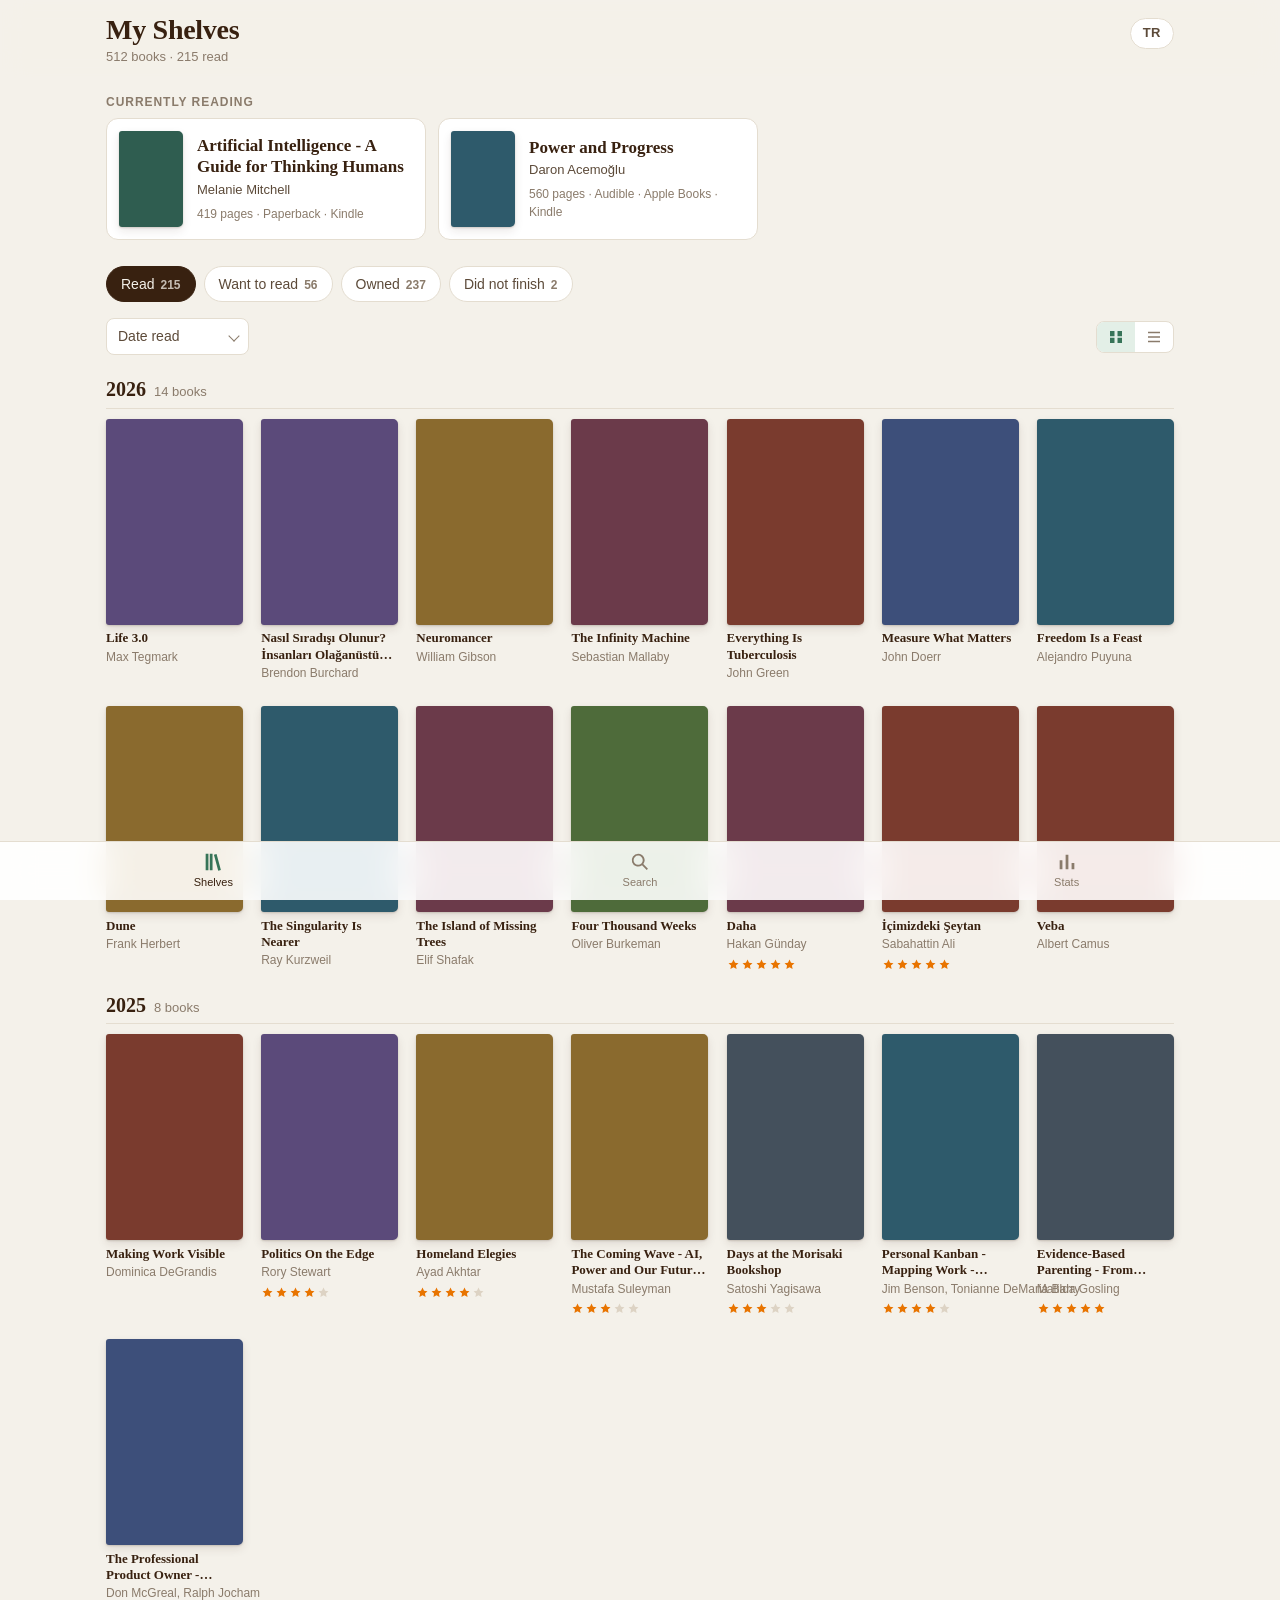
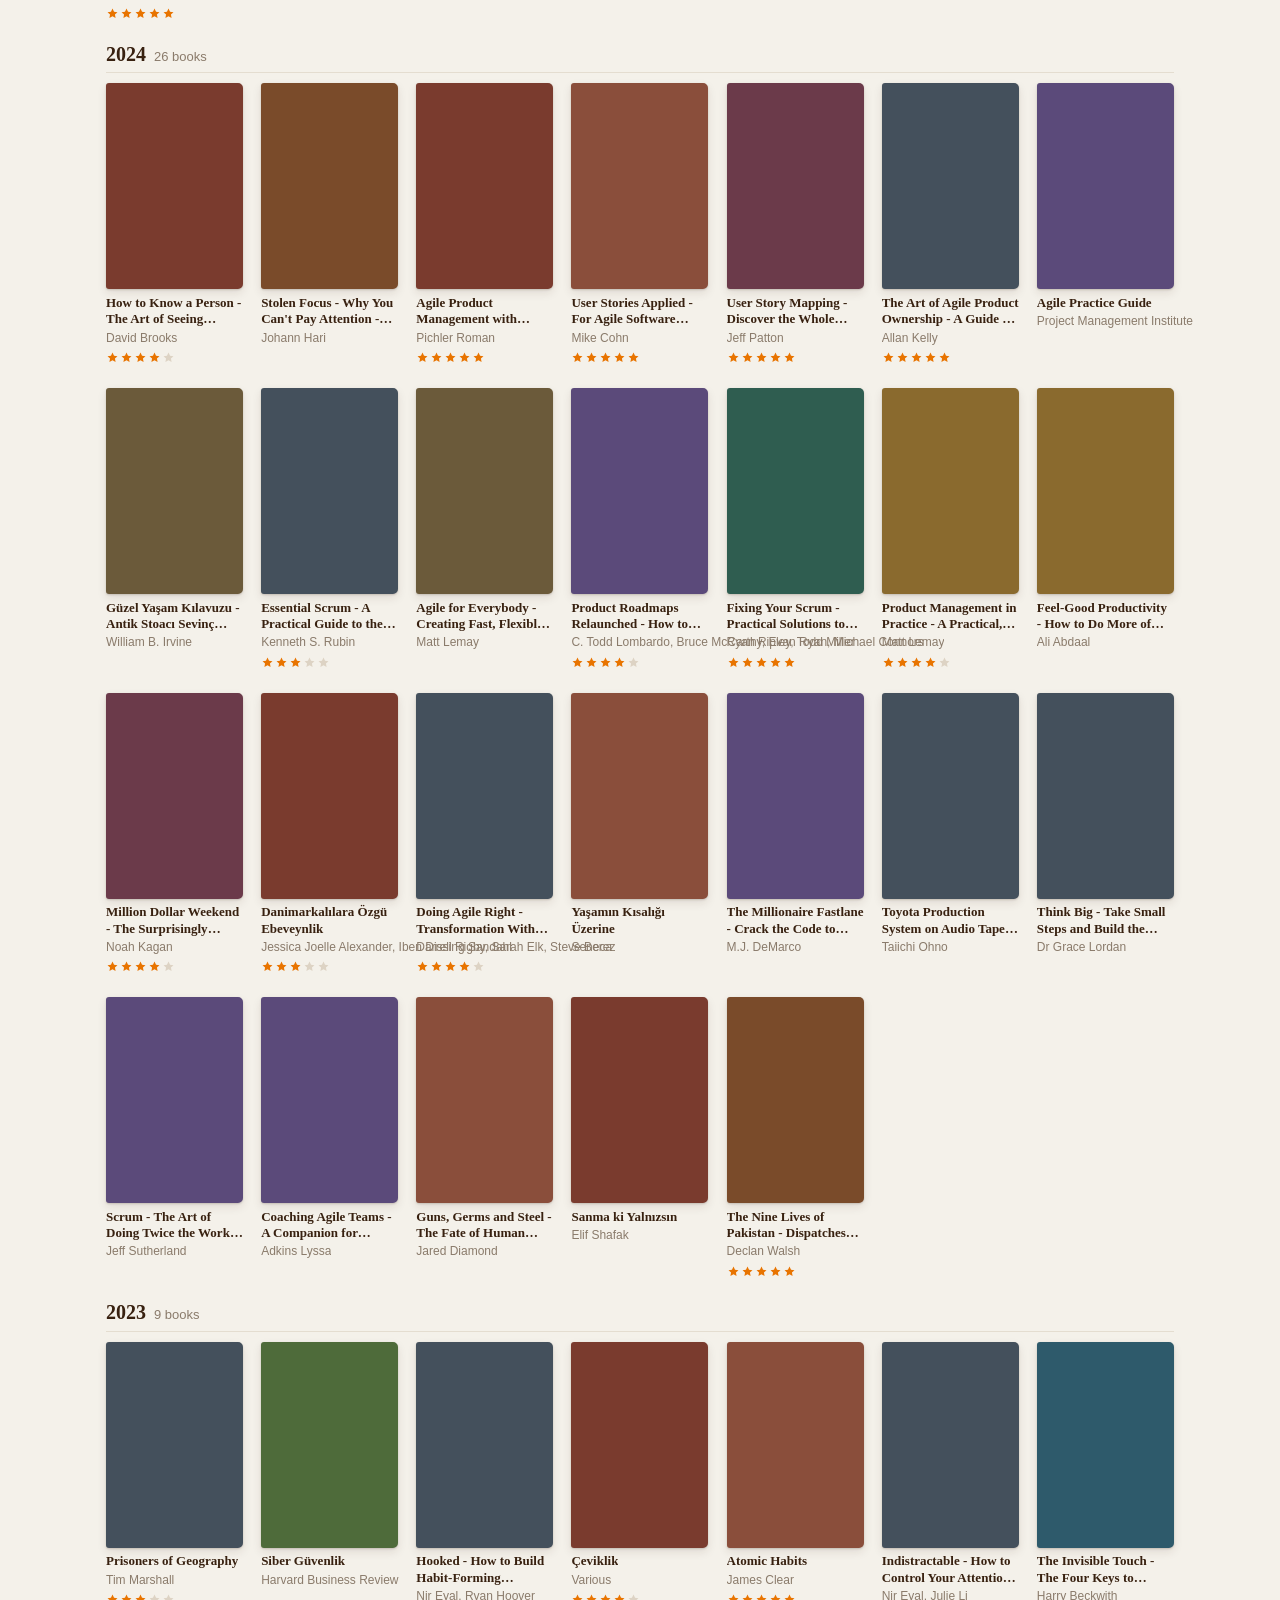
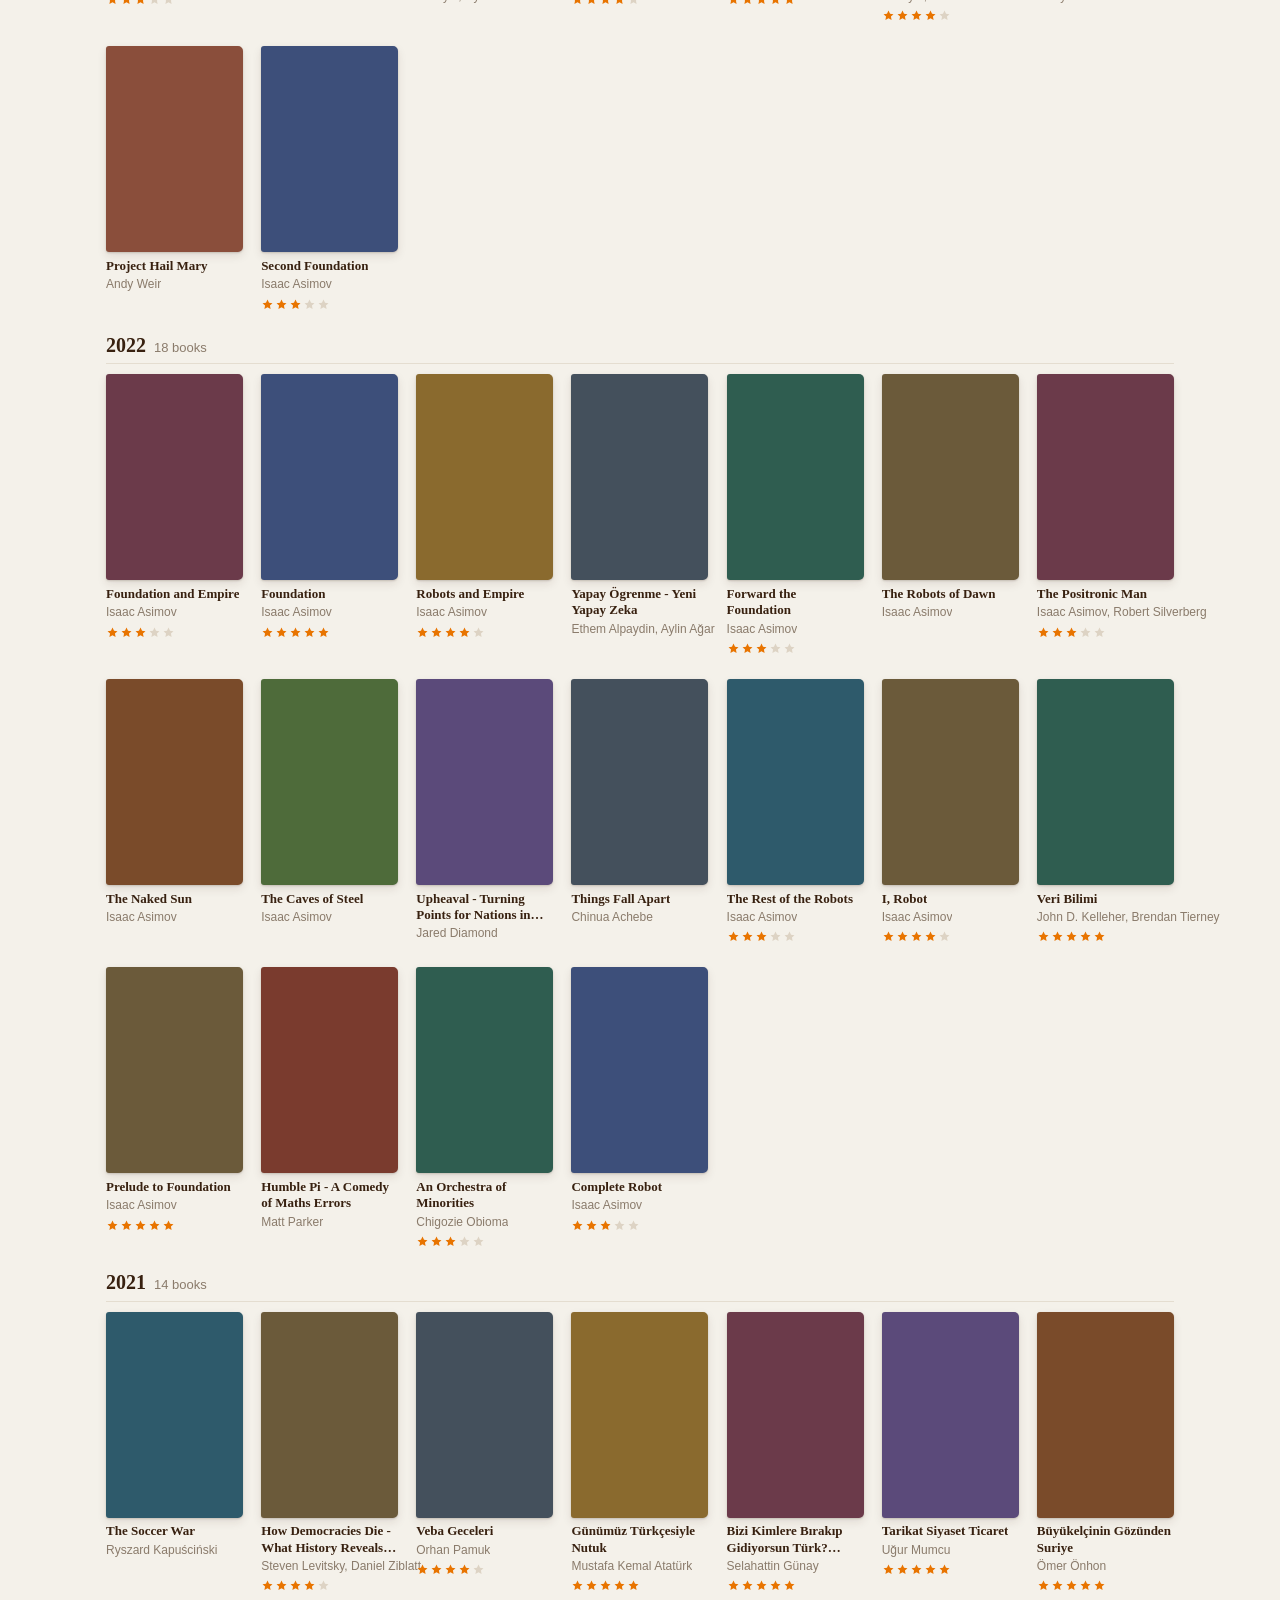
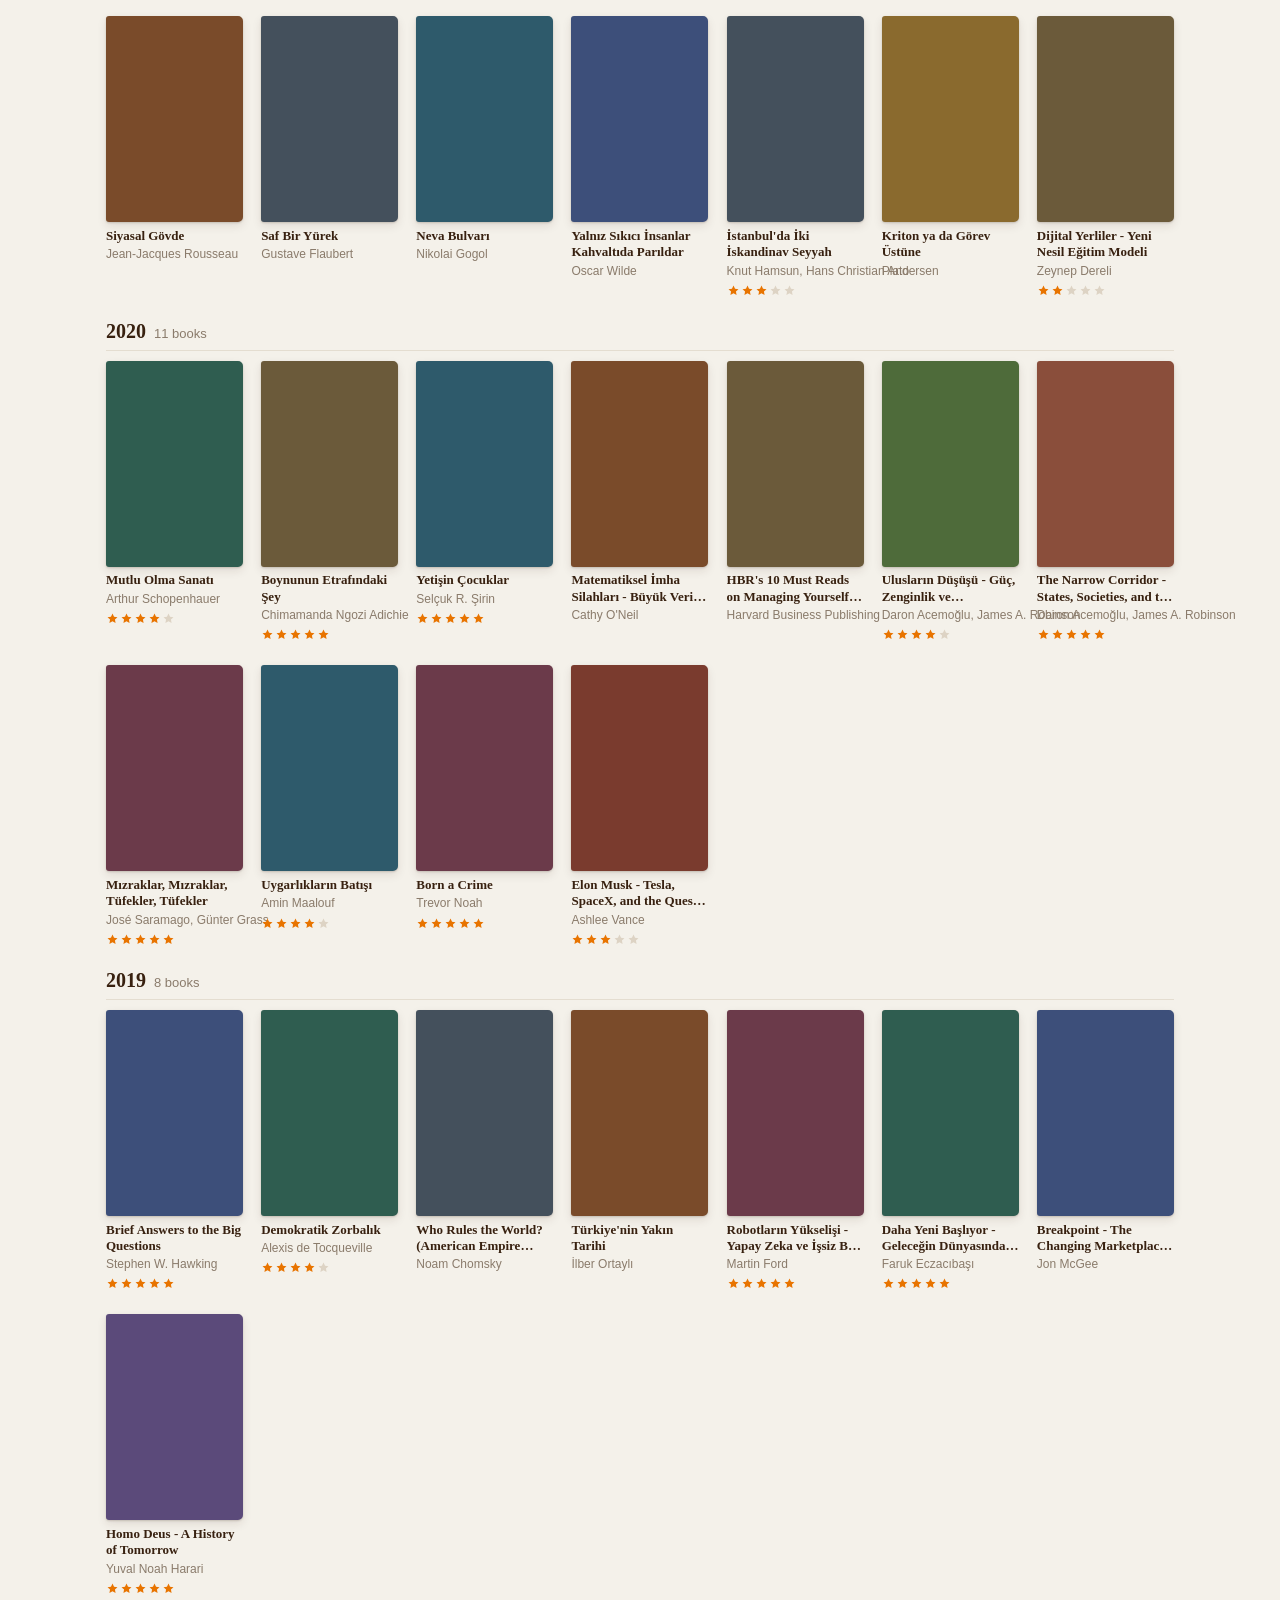
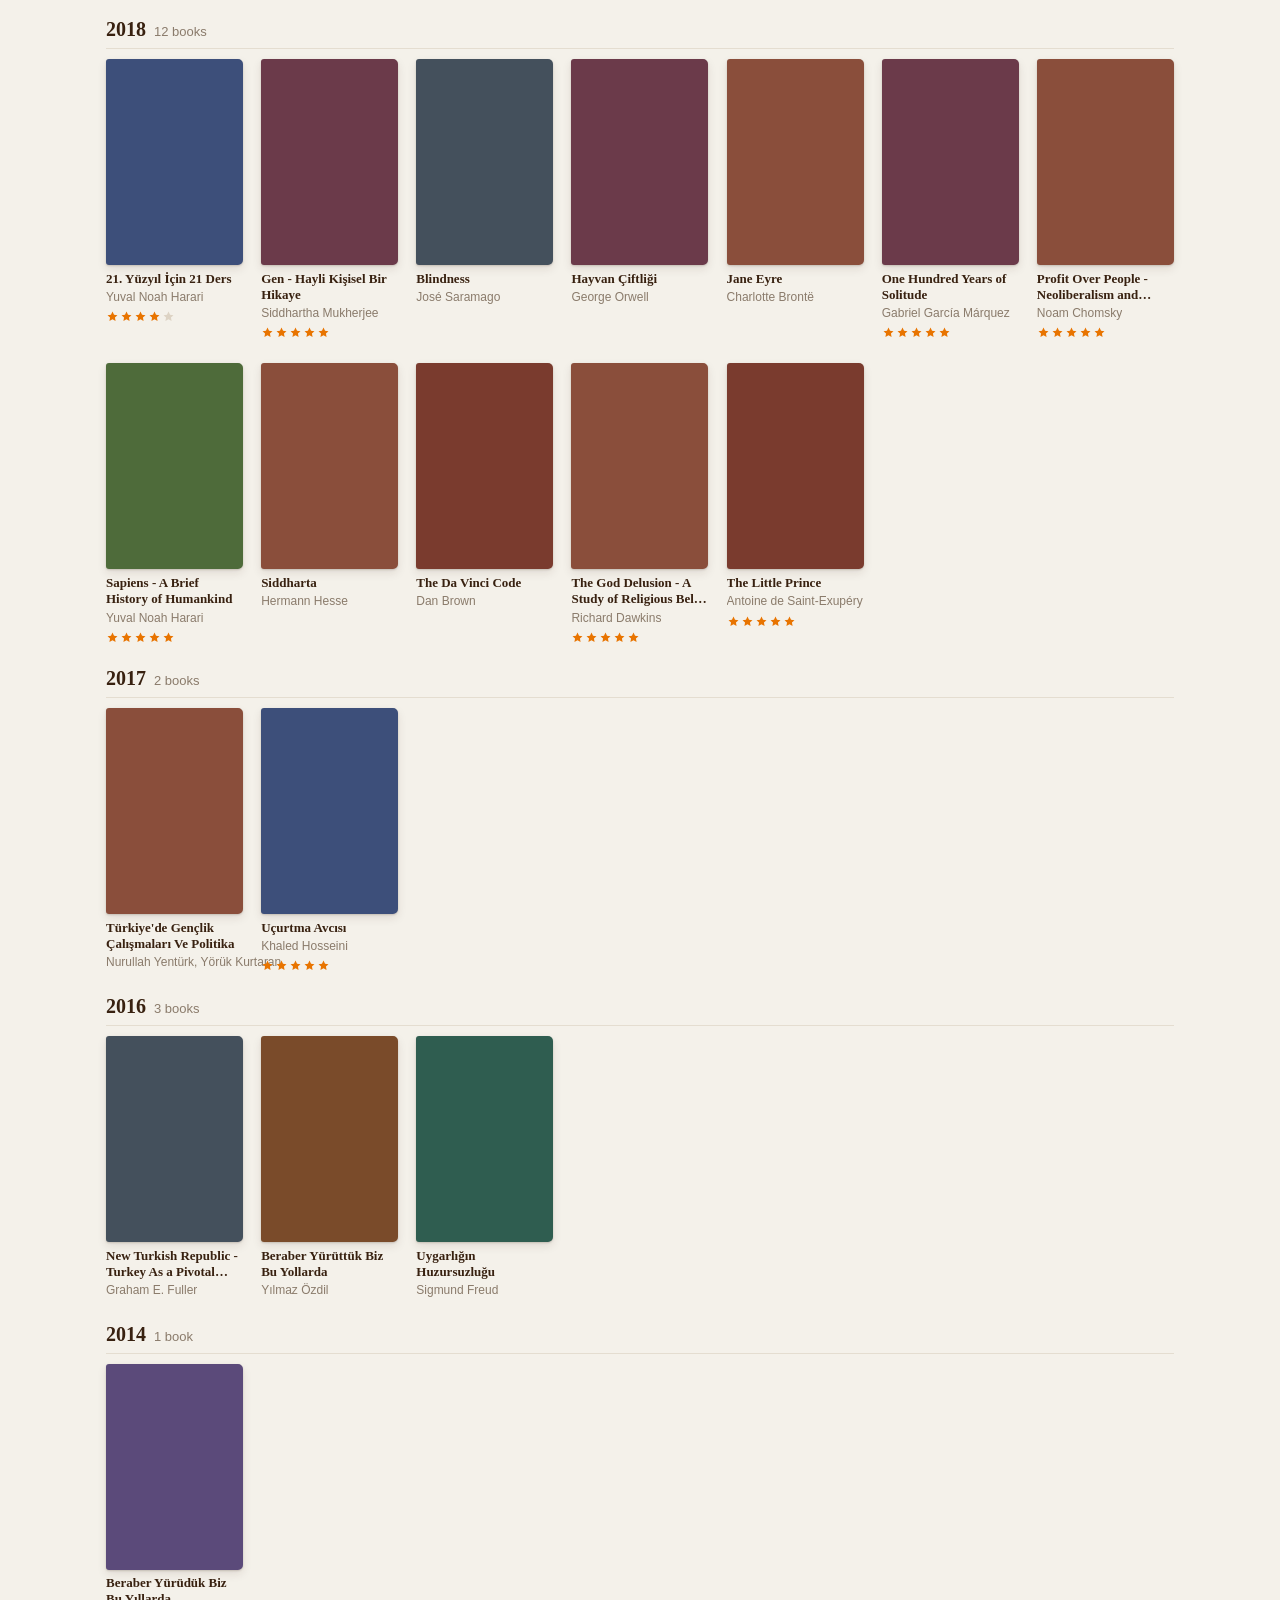
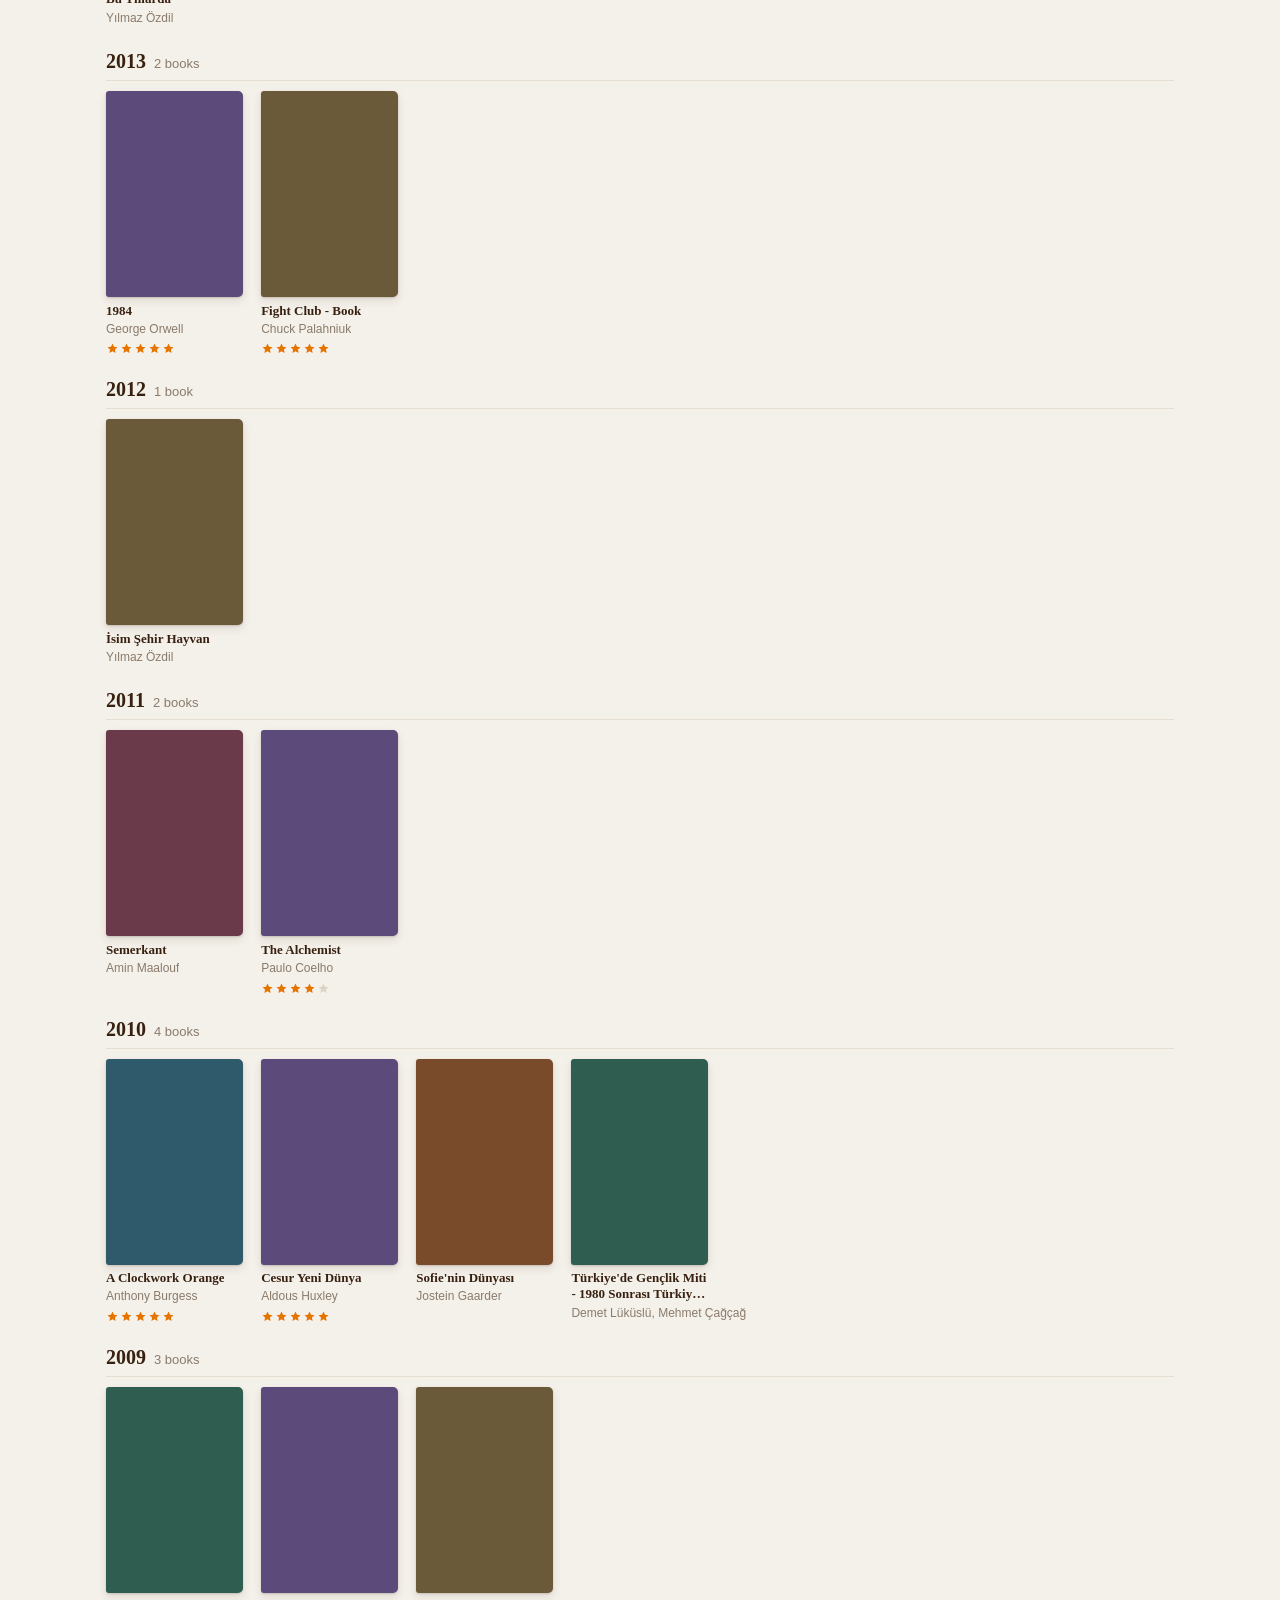
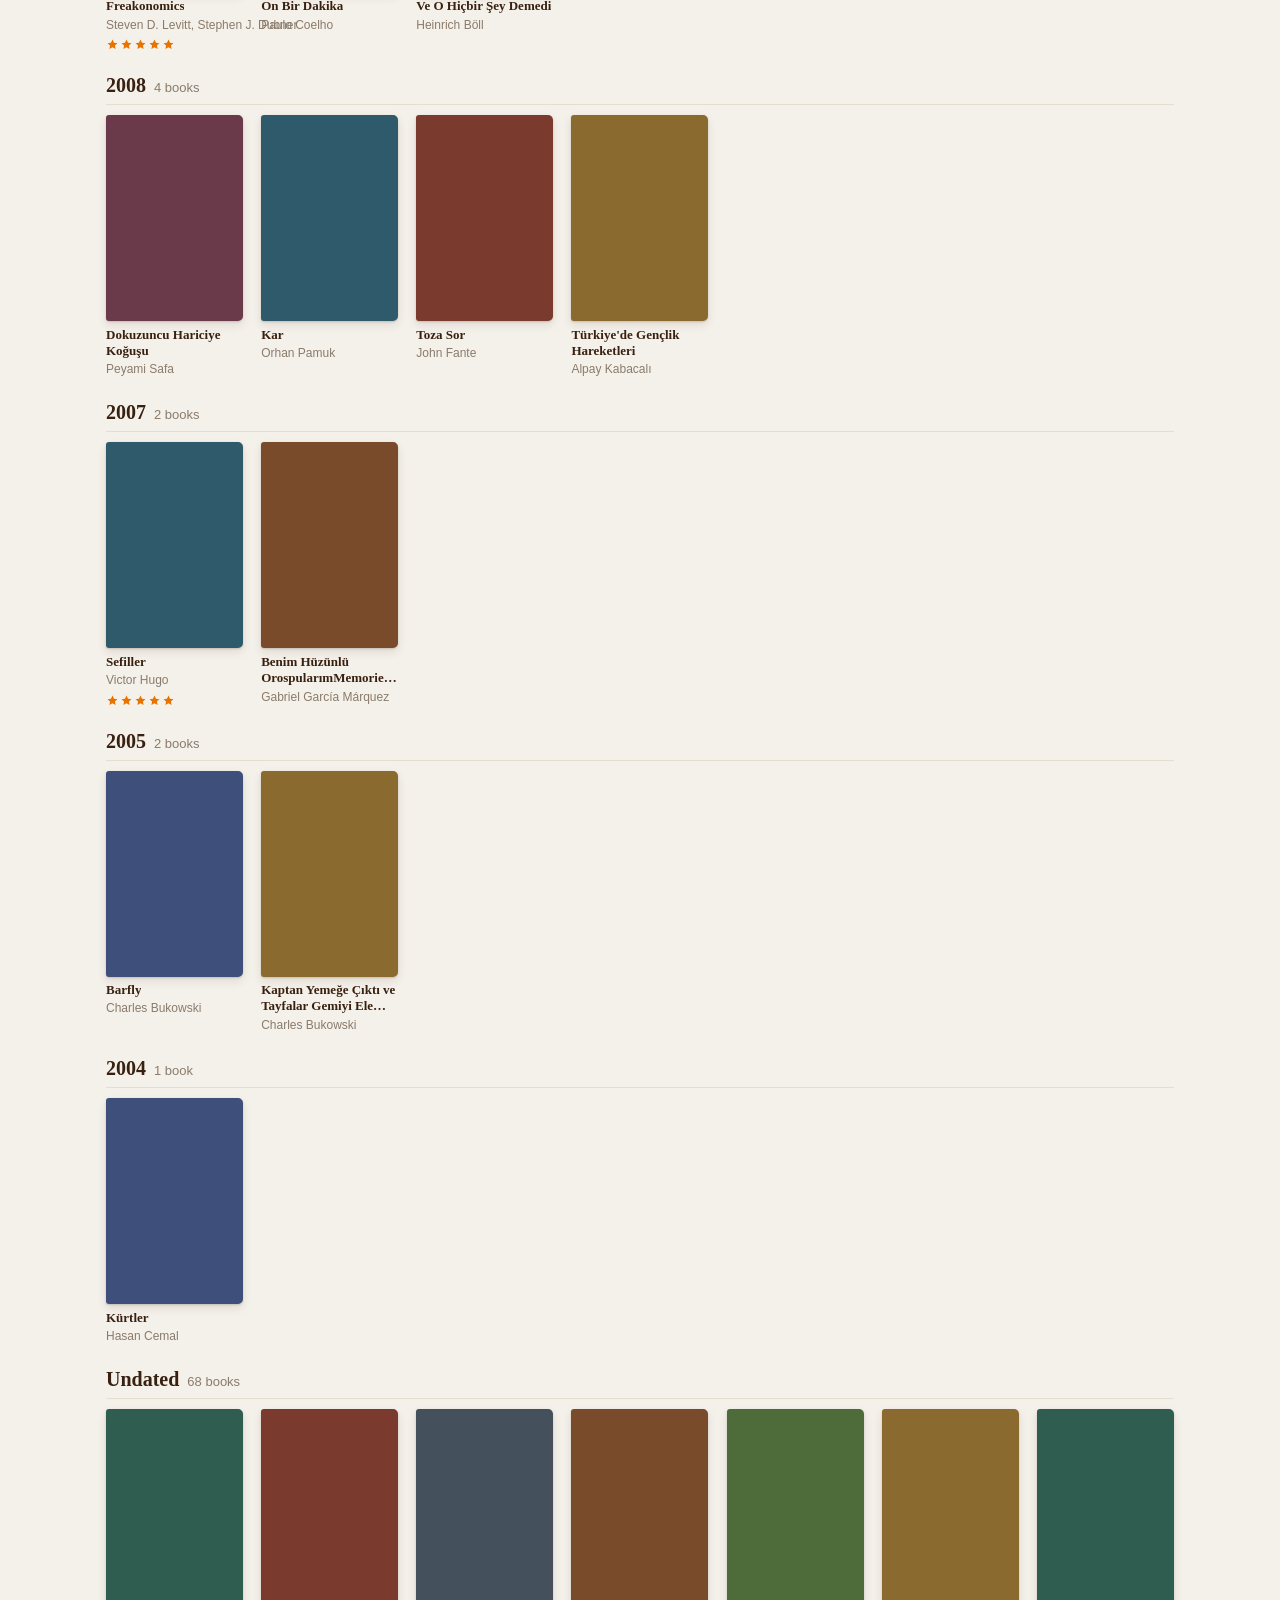
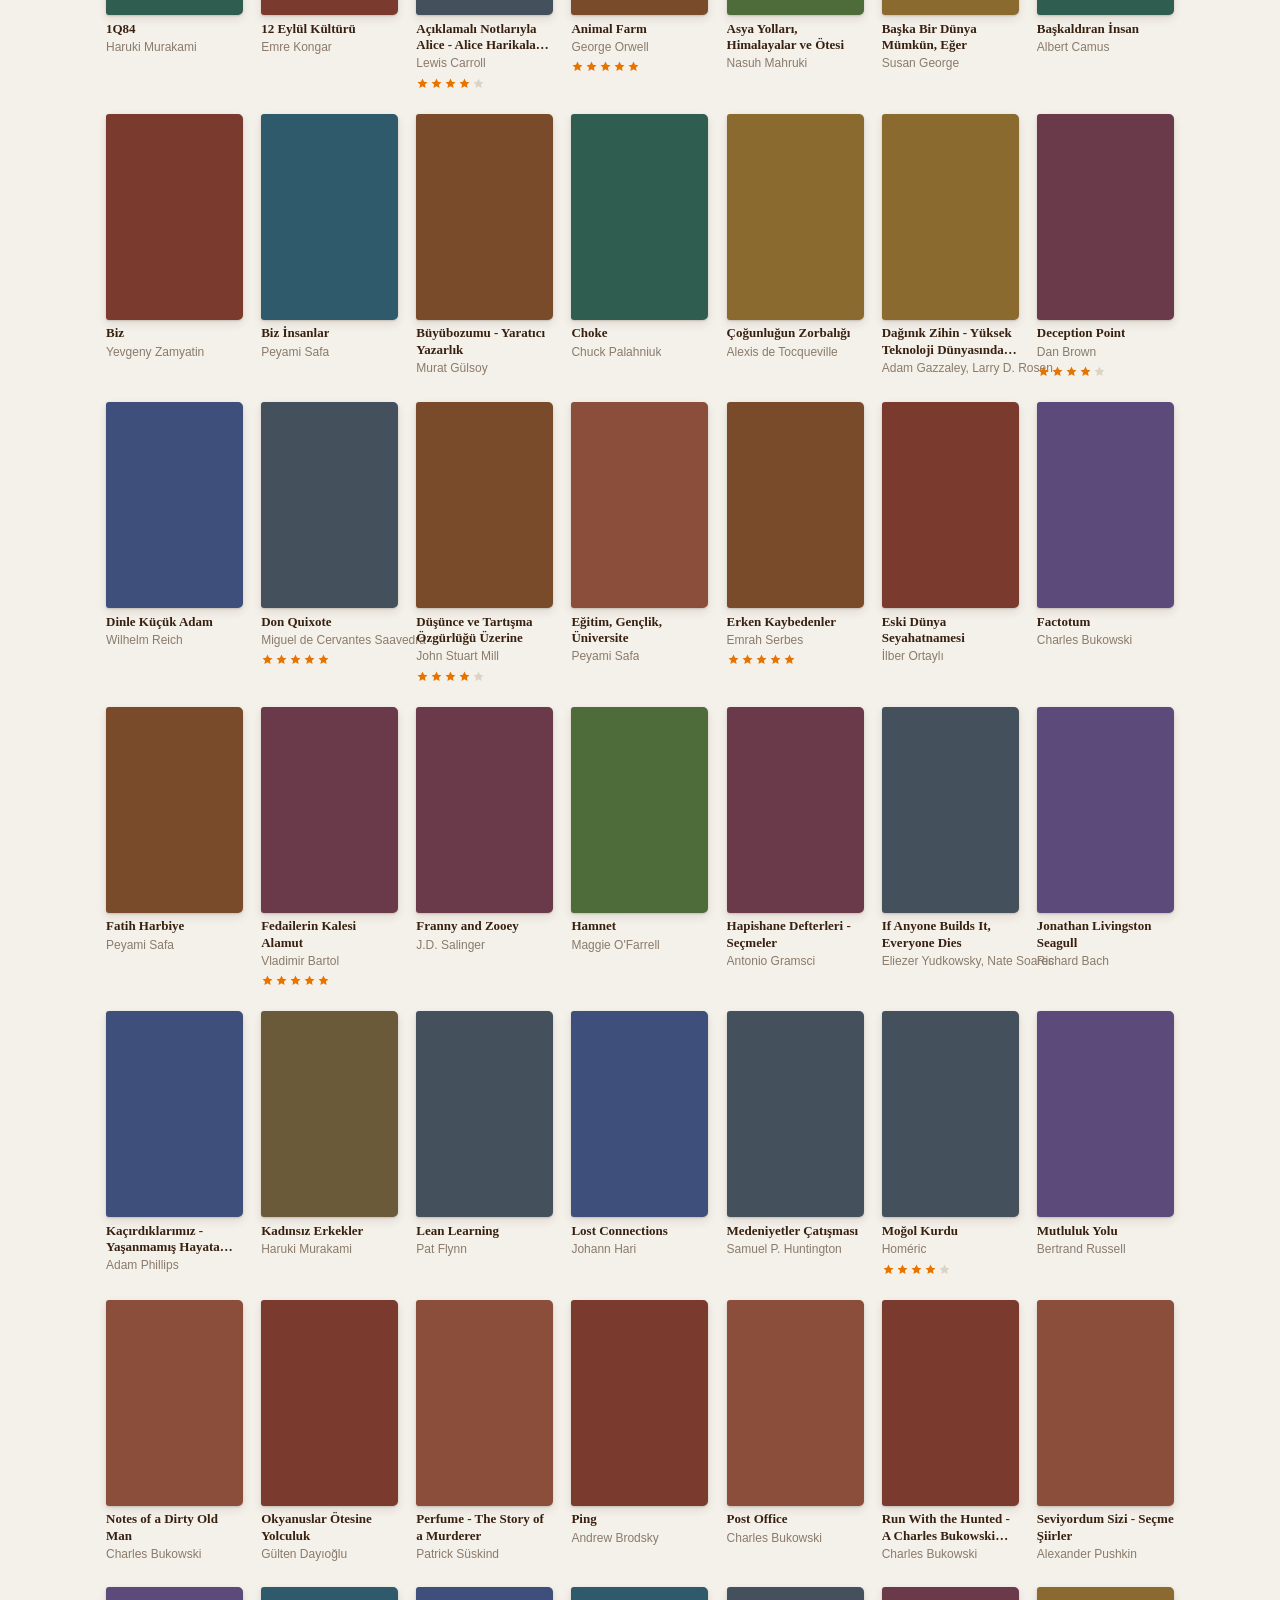
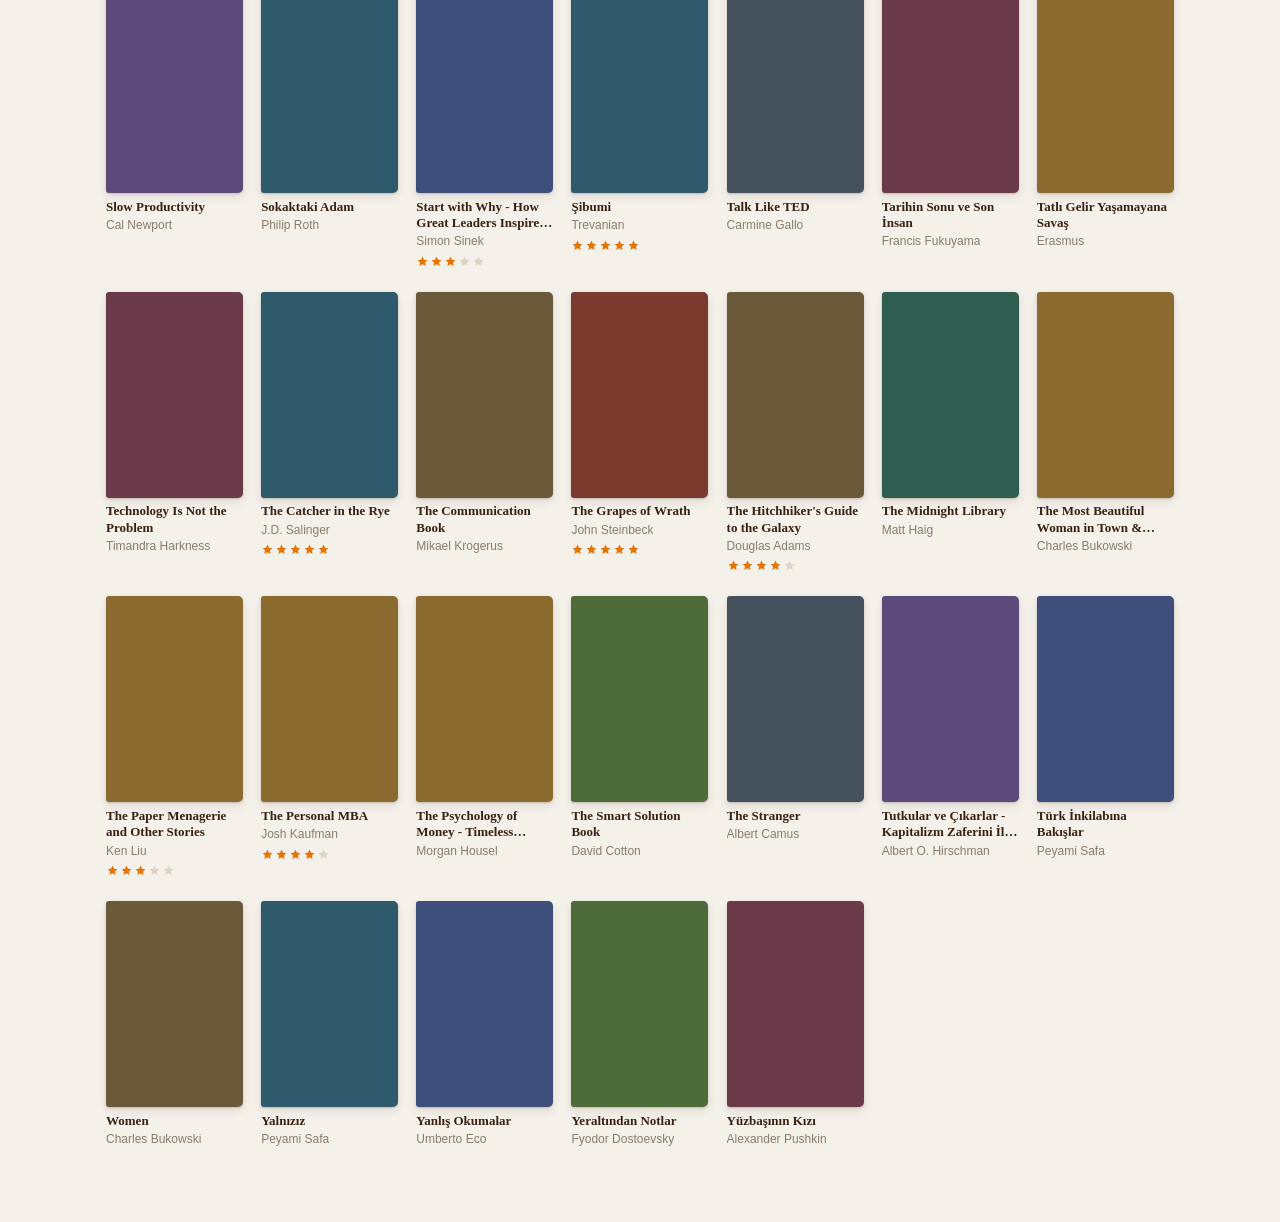
<file: index.html>
<!DOCTYPE html>
<html lang="en">
<head>
<meta charset="UTF-8">
<meta name="viewport" content="width=device-width, initial-scale=1, viewport-fit=cover">
<title>My Library</title>
<meta name="description" content="Emin's personal library: books read, want to read and reading stats.">
<link rel="manifest" href="manifest.webmanifest">
<link rel="icon" type="image/png" href="icons/icon-192.png">
<link rel="apple-touch-icon" href="icons/icon-180.png">
<meta name="theme-color" content="#F4F1EA" media="(prefers-color-scheme: light)">
<meta name="theme-color" content="#17140F" media="(prefers-color-scheme: dark)">
<meta name="mobile-web-app-capable" content="yes">
<meta name="apple-mobile-web-app-capable" content="yes">
<meta name="apple-mobile-web-app-status-bar-style" content="default">
<meta name="apple-mobile-web-app-title" content="My Library">
<link rel="stylesheet" href="styles.css">
</head>
<body>
<header class="topbar">
  <div class="topbar-inner">
    <div>
      <h1 id="view-title">My Shelves</h1>
      <p id="view-sub" class="sub"></p>
    </div>
    <button type="button" id="lang-toggle" class="lang-toggle" aria-label="Türkçe" title="Türkçe">TR</button>
  </div>
</header>

<main>
  <!-- Raflar -->
  <section id="view-shelves" class="view" data-view="shelves">
    <div id="reading-now"></div>
    <nav class="chips" id="shelf-chips" aria-label="Raflar"></nav>
    <div class="toolbar">
      <div class="toolbar-l">
      <label class="select">
        <span class="sr-only">Sort</span>
        <select id="shelf-sort">
          <option value="dateRead">Date read</option>
          <option value="added">Date added</option>
          <option value="title">Title</option>
          <option value="author">Author</option>
          <option value="rating">My rating</option>
          <option value="year">Publication year</option>
          <option value="topic">Topic</option>
        </select>
      </label>
      <label class="select" id="shelf-format-wrap" hidden>
        <span class="sr-only">Format</span>
        <select id="shelf-format"></select>
      </label>
      </div>
      <div class="seg" role="group" aria-label="Görünüm">
        <button type="button" data-layout="grid" aria-label="Kapaklar"><svg viewBox="0 0 24 24"><path d="M4 4h6v7H4zM14 4h6v7h-6zM4 13h6v7H4zM14 13h6v7h-6z"/></svg></button>
        <button type="button" data-layout="list" aria-label="Liste"><svg viewBox="0 0 24 24"><path d="M4 5h16v2H4zM4 11h16v2H4zM4 17h16v2H4z"/></svg></button>
      </div>
    </div>
    <div id="shelf-body"></div>
  </section>

  <!-- Ara -->
  <section id="view-search" class="view" data-view="search" hidden>
    <div class="searchbox">
      <svg viewBox="0 0 24 24" aria-hidden="true"><path d="M10 3a7 7 0 1 0 4.2 12.6l5.1 5.1 1.4-1.4-5.1-5.1A7 7 0 0 0 10 3zm0 2a5 5 0 1 1 0 10 5 5 0 0 1 0-10z"/></svg>
      <input id="q" type="search" placeholder="Search title or author" autocomplete="off" autocorrect="off" spellcheck="false">
    </div>
    <div class="filters">
      <label class="select"><span class="sr-only">Shelf</span><select id="f-status"></select></label>
      <label class="select"><span class="sr-only">Topic</span><select id="f-topic"></select></label>
      <label class="select"><span class="sr-only">Format</span><select id="f-format"></select></label>
      <label class="select"><span class="sr-only">Language</span><select id="f-lang"></select></label>
    </div>
    <p id="search-count" class="count"></p>
    <div id="search-body"></div>
  </section>

  <!-- İstatistik -->
  <section id="view-stats" class="view" data-view="stats" hidden>
    <div id="stats-body"></div>
  </section>
</main>

<nav class="tabbar" aria-label="Bölümler">
  <button type="button" data-tab="shelves" class="active">
    <svg viewBox="0 0 24 24"><path d="M4 3h3v18H4zM8.5 3h3v18h-3zM13 4.2l2.9-.8 4.7 17.4-2.9.8z"/></svg>
    <span data-i18n-tab="shelves">Shelves</span>
  </button>
  <button type="button" data-tab="search">
    <svg viewBox="0 0 24 24"><path d="M10 3a7 7 0 1 0 4.2 12.6l5.1 5.1 1.4-1.4-5.1-5.1A7 7 0 0 0 10 3zm0 2a5 5 0 1 1 0 10 5 5 0 0 1 0-10z"/></svg>
    <span data-i18n-tab="search">Search</span>
  </button>
  <button type="button" data-tab="stats">
    <svg viewBox="0 0 24 24"><path d="M4 20V10h3v10zm6.5 0V4h3v16zM17 20v-7h3v7z"/></svg>
    <span data-i18n-tab="stats">Stats</span>
  </button>
</nav>

<div id="sheet" class="sheet" hidden>
  <div class="sheet-backdrop" data-close></div>
  <article class="sheet-panel" role="dialog" aria-modal="true" aria-labelledby="sheet-title">
    <div class="grabber" data-close></div>
    <button type="button" class="sheet-close" data-close aria-label="Kapat">
      <svg viewBox="0 0 24 24"><path d="M6.4 5 12 10.6 17.6 5 19 6.4 13.4 12l5.6 5.6-1.4 1.4-5.6-5.6L6.4 19 5 17.6l5.6-5.6L5 6.4z"/></svg>
    </button>
    <div id="sheet-body"></div>
  </article>
</div>

<script src="app.js"></script>
</body>
</html>
</file>
<file: styles.css>
:root {
  --bg: #F4F1EA;
  --surface: #FFFFFF;
  --surface-2: #F9F7F3;
  --ink: #382110;
  --ink-2: #5C4A39;
  --muted: #8A7B6B;
  --line: #E4DDD0;
  --accent: #377458;
  --accent-soft: #E3EFE7;
  --star: #E87400;
  --star-off: #DDD3C4;
  --link: #00635D;
  --shadow: 0 1px 2px rgba(56,33,16,.18), 0 4px 10px rgba(56,33,16,.10);
  --serif: "Iowan Old Style", "Palatino Linotype", Palatino, "Book Antiqua", Georgia, serif;
  --sans: -apple-system, BlinkMacSystemFont, "SF Pro Text", "Segoe UI", Roboto, "Helvetica Neue", Arial, sans-serif;
  --tabbar-h: 58px;
  color-scheme: light dark;
}
@media (prefers-color-scheme: dark) {
  :root {
    --bg: #17140F;
    --surface: #221E18;
    --surface-2: #2A251E;
    --ink: #F1E9DA;
    --ink-2: #D4C8B5;
    --muted: #9C8F7E;
    --line: #3A3329;
    --accent: #6CC495;
    --accent-soft: #24372C;
    --star: #F2A33A;
    --star-off: #4A4136;
    --link: #6CC4B8;
    --shadow: 0 1px 2px rgba(0,0,0,.5), 0 4px 12px rgba(0,0,0,.35);
  }
}

* { box-sizing: border-box; }
html { -webkit-text-size-adjust: 100%; }
body {
  margin: 0;
  background: var(--bg);
  color: var(--ink);
  font: 15px/1.45 var(--sans);
  -webkit-font-smoothing: antialiased;
  -webkit-tap-highlight-color: transparent;
  padding-bottom: calc(var(--tabbar-h) + env(safe-area-inset-bottom) + 16px);
  overflow-x: hidden;
}
body.sheet-open { overflow: hidden; }
button, select, input { font: inherit; color: inherit; }
button { cursor: pointer; }
svg { width: 22px; height: 22px; fill: currentColor; }
.sr-only { position: absolute; width: 1px; height: 1px; overflow: hidden; clip: rect(0 0 0 0); white-space: nowrap; }
[hidden] { display: none !important; }

/* Top bar */
.topbar {
  position: sticky; top: 0; z-index: 20;
  background: color-mix(in srgb, var(--bg) 88%, transparent);
  -webkit-backdrop-filter: saturate(160%) blur(14px);
  backdrop-filter: saturate(160%) blur(14px);
  border-bottom: 1px solid transparent;
  padding-top: env(safe-area-inset-top);
}
.topbar.scrolled { border-bottom-color: var(--line); }
.topbar-inner { max-width: 1100px; margin: 0 auto; padding: 14px 16px 10px; display: flex; justify-content: space-between; align-items: flex-start; gap: 12px; }
.lang-toggle { flex: none; margin-top: 4px; border: 1px solid var(--line); background: var(--surface); color: var(--ink-2); border-radius: 999px; padding: 5px 12px; font-size: 13px; font-weight: 600; letter-spacing: .04em; }
.topbar h1 { font: 700 28px/1.15 var(--serif); margin: 0; letter-spacing: -.01em; }
.sub { margin: 2px 0 0; color: var(--muted); font-size: 13px; }

main { max-width: 1100px; margin: 0 auto; padding: 0 16px; }

/* Currently reading */
.reading-now { margin: 6px 0 18px; }
.section-label {
  font: 600 12px/1 var(--sans); letter-spacing: .08em; text-transform: uppercase;
  color: var(--muted); margin: 18px 0 10px;
}
.reading-cards { display: flex; gap: 12px; overflow-x: auto; scroll-snap-type: x mandatory; padding-bottom: 4px; margin: 0 -16px; padding-left: 16px; padding-right: 16px; scrollbar-width: none; }
.reading-cards::-webkit-scrollbar { display: none; }
.reading-card {
  flex: 0 0 min(320px, 86%); scroll-snap-align: start;
  display: flex; gap: 14px; align-items: center; text-align: left;
  background: var(--surface); border: 1px solid var(--line); border-radius: 12px; padding: 12px;
}
.reading-card .cover { width: 64px; flex: none; }
.reading-card h3 { font: 600 17px/1.25 var(--serif); margin: 0 0 3px; }
.reading-card p { margin: 0; color: var(--ink-2); font-size: 13px; }
.reading-card .meta { color: var(--muted); font-size: 12px; margin-top: 6px; }

/* Chips */
.chips { display: flex; gap: 8px; overflow-x: auto; margin: 4px -16px 0; padding: 4px 16px 6px; scrollbar-width: none; }
.chips::-webkit-scrollbar { display: none; }
.chip {
  flex: none; border: 1px solid var(--line); background: var(--surface);
  border-radius: 999px; padding: 7px 14px; font-size: 14px; font-weight: 500; color: var(--ink-2);
  display: inline-flex; gap: 6px; align-items: baseline; white-space: nowrap;
}
.chip b { font-weight: 600; color: var(--muted); font-size: 12px; }
.chip.active { background: var(--ink); color: var(--bg); border-color: var(--ink); }
.chip.active b { color: inherit; opacity: .75; }

/* Toolbar */
.toolbar { display: flex; justify-content: space-between; align-items: center; gap: 10px; margin: 10px 0 6px; }
.toolbar-l { display: flex; gap: 8px; min-width: 0; flex-wrap: wrap; }
.select[hidden] { display: none; }
.select { position: relative; display: inline-flex; min-width: 0; }
.select select {
  appearance: none; -webkit-appearance: none;
  border: 1px solid var(--line); background: var(--surface); border-radius: 8px;
  padding: 7px 30px 7px 11px; font-size: 14px; color: var(--ink-2); max-width: 100%;
  text-overflow: ellipsis;
}
.select::after {
  content: ""; position: absolute; right: 11px; top: 50%; width: 7px; height: 7px; margin-top: -5px;
  border-right: 1.6px solid var(--muted); border-bottom: 1.6px solid var(--muted); transform: rotate(45deg); pointer-events: none;
}
.seg { display: inline-flex; border: 1px solid var(--line); border-radius: 8px; overflow: hidden; background: var(--surface); }
.seg button { border: 0; background: none; padding: 6px 10px; color: var(--muted); display: grid; place-items: center; }
.seg button svg { width: 18px; height: 18px; }
.seg button.active { background: var(--accent-soft); color: var(--accent); }

/* Year group */
.group-h { display: flex; align-items: baseline; gap: 8px; margin: 22px 0 10px; border-bottom: 1px solid var(--line); padding-bottom: 6px; }
.group-h h2 { font: 700 20px/1.2 var(--serif); margin: 0; }
.group-h span { color: var(--muted); font-size: 13px; }

/* Grid */
.grid {
  display: grid; gap: 18px 12px;
  grid-template-columns: repeat(auto-fill, minmax(96px, 1fr));
}
@media (min-width: 700px) { .grid { grid-template-columns: repeat(auto-fill, minmax(124px, 1fr)); gap: 24px 18px; } }
.tile { border: 0; background: none; padding: 0; text-align: left; display: flex; flex-direction: column; gap: 6px; min-width: 0; }
.tile .t { font: 600 13px/1.25 var(--serif); color: var(--ink); display: -webkit-box; -webkit-line-clamp: 2; -webkit-box-orient: vertical; overflow: hidden; }
.tile .a { font-size: 12px; color: var(--muted); white-space: nowrap; overflow: hidden; text-overflow: ellipsis; margin-top: -4px; }
.tile .stars { margin-top: -2px; }

/* Cover */
.cover {
  position: relative; width: 100%; aspect-ratio: 2 / 3; border-radius: 3px 5px 5px 3px;
  overflow: hidden; box-shadow: var(--shadow); background: var(--c, #6b5a48);
  content-visibility: auto; contain-intrinsic-size: 96px 144px;
}
.cover .gen {
  position: absolute; inset: 0; padding: 12% 10% 10% 16%; display: flex; flex-direction: column; justify-content: space-between;
  color: #FFF8EC; background:
    linear-gradient(90deg, rgba(0,0,0,.28) 0, rgba(0,0,0,.08) 7%, rgba(255,255,255,.08) 8%, transparent 12%),
    linear-gradient(180deg, rgba(255,255,255,.06), rgba(0,0,0,.18));
}
.cover .gen .gt { font: 600 clamp(10px, 1.05em, 16px)/1.15 var(--serif); overflow: hidden; display: -webkit-box; -webkit-line-clamp: 5; -webkit-box-orient: vertical; word-break: break-word; hyphens: auto; }
.cover .gen .ga { font: 500 .78em/1.2 var(--sans); opacity: .82; overflow: hidden; display: -webkit-box; -webkit-line-clamp: 2; -webkit-box-orient: vertical; }
.cover .gen::after { content: ""; position: absolute; left: 16%; right: 10%; top: 50%; height: 1px; background: rgba(255,248,236,.35); }
.cover img { position: absolute; inset: 0; width: 100%; height: 100%; object-fit: cover; opacity: 0; transition: opacity .25s; }
.cover img.ok { opacity: 1; }
.cover .gen { font-size: 12px; }
.sheet .cover .gen { font-size: 14px; }
.reading-card .cover .gen { font-size: 8px; }
.reading-card .cover .gen::after { display: none; }
.row .cover .gen { font-size: 7px; }
.row .cover .gen .ga, .row .cover .gen::after { display: none; }

/* Stars */
.stars { display: inline-flex; gap: 1px; vertical-align: middle; }
.stars svg { width: 13px; height: 13px; fill: var(--star-off); }
.stars svg.on { fill: var(--star); }
.stars.lg svg { width: 22px; height: 22px; }

/* List rows */
.list { display: flex; flex-direction: column; }
.row {
  display: grid; grid-template-columns: 52px 1fr; gap: 12px; align-items: start; text-align: left;
  border: 0; border-bottom: 1px solid var(--line); background: none; padding: 12px 0; width: 100%;
}
.row .cover { width: 52px; }
.row h3 { font: 600 16px/1.25 var(--serif); margin: 0 0 2px; color: var(--ink); }
.row .by { color: var(--ink-2); font-size: 13px; }
.row .line { display: flex; flex-wrap: wrap; gap: 4px 10px; align-items: center; margin-top: 5px; color: var(--muted); font-size: 12px; }
.pill { display: inline-block; font-size: 11px; font-weight: 600; letter-spacing: .02em; border-radius: 4px; padding: 2px 6px; background: var(--surface-2); color: var(--ink-2); border: 1px solid var(--line); }
.pill.read { background: var(--accent-soft); color: var(--accent); border-color: transparent; }

/* Search */
.searchbox { display: flex; align-items: center; gap: 8px; background: var(--surface); border: 1px solid var(--line); border-radius: 10px; padding: 0 12px; margin: 6px 0 10px; }
.searchbox svg { width: 18px; height: 18px; fill: var(--muted); flex: none; }
.searchbox input { border: 0; outline: 0; background: none; padding: 11px 0; width: 100%; font-size: 16px; }
.filters { display: grid; grid-template-columns: 1fr 1fr; gap: 8px; }
.filters .select select { width: 100%; }
.filters .select { width: 100%; }
@media (min-width: 700px) { .filters { grid-template-columns: repeat(4, 1fr); } }
.count { color: var(--muted); font-size: 13px; margin: 12px 0 0; }
.empty { text-align: center; color: var(--muted); padding: 48px 0; }

/* Stats */
.kpis { display: grid; grid-template-columns: repeat(2, 1fr); gap: 10px; margin-top: 8px; }
@media (min-width: 700px) { .kpis { grid-template-columns: repeat(4, 1fr); } }
.kpi { background: var(--surface); border: 1px solid var(--line); border-radius: 12px; padding: 14px; }
.kpi .v { font: 700 28px/1.1 var(--serif); }
.kpi .l { color: var(--muted); font-size: 12px; margin-top: 4px; }
.card { background: var(--surface); border: 1px solid var(--line); border-radius: 12px; padding: 14px 14px 10px; margin-top: 12px; }
.card h2 { font: 700 18px/1.2 var(--serif); margin: 0 0 12px; }
.card .note { color: var(--muted); font-size: 12px; margin: -6px 0 12px; }
.bars { display: flex; flex-direction: column; gap: 7px; }
.bar { display: grid; grid-template-columns: minmax(70px, 38%) 1fr 34px; align-items: center; gap: 10px; font-size: 13px; border: 0; background: none; padding: 0; text-align: left; }
.bar .k { color: var(--ink-2); white-space: nowrap; overflow: hidden; text-overflow: ellipsis; }
.bar .track { height: 10px; background: var(--surface-2); border-radius: 5px; overflow: hidden; }
.bar .track, .bar .fill { display: block; }
.bar .fill { height: 100%; background: var(--accent); border-radius: 5px; }
.bar .n { color: var(--muted); text-align: right; font-variant-numeric: tabular-nums; }
.years { display: flex; align-items: flex-end; gap: 4px; height: 150px; padding-top: 18px; }
.years .y { flex: 1 1 0; min-width: 0; display: flex; flex-direction: column; align-items: center; justify-content: flex-end; height: 100%; gap: 4px; font-size: 11px; color: var(--muted); border: 0; background: none; padding: 0; }
.years .col { width: 100%; max-width: 30px; background: var(--accent); border-radius: 4px 4px 0 0; min-height: 2px; position: relative; }
.years .col span { position: absolute; top: -16px; left: 50%; transform: translateX(-50%); color: var(--ink-2); font-weight: 600; }
.split { display: flex; height: 12px; border-radius: 6px; overflow: hidden; margin-bottom: 8px; }
.split i:nth-child(1) { background: var(--accent); }
.split i:nth-child(2) { background: var(--star); }
.legend { display: flex; gap: 16px; font-size: 13px; color: var(--ink-2); }
.legend b { display: inline-block; width: 9px; height: 9px; border-radius: 2px; margin-right: 6px; }

/* Tab bar */
.tabbar {
  position: fixed; left: 0; right: 0; bottom: 0; z-index: 30;
  display: flex; justify-content: space-around;
  background: color-mix(in srgb, var(--surface) 90%, transparent);
  -webkit-backdrop-filter: saturate(160%) blur(16px); backdrop-filter: saturate(160%) blur(16px);
  border-top: 1px solid var(--line);
  padding-bottom: env(safe-area-inset-bottom);
}
.tabbar button { flex: 1; max-width: 160px; border: 0; background: none; height: var(--tabbar-h); display: flex; flex-direction: column; align-items: center; justify-content: center; gap: 2px; color: var(--muted); font-size: 11px; font-weight: 500; }
.tabbar button.active { color: var(--ink); }
.tabbar button.active svg { fill: var(--accent); }

/* Sheet */
.sheet { position: fixed; inset: 0; z-index: 50; }
.sheet-backdrop { position: absolute; inset: 0; background: rgba(23,16,8,.42); opacity: 0; transition: opacity .25s; }
.sheet-panel {
  position: absolute; left: 0; right: 0; bottom: 0; margin: 0 auto; max-width: 640px;
  max-height: calc(100% - env(safe-area-inset-top) - 24px); overflow-y: auto; overscroll-behavior: contain;
  background: var(--bg); border-radius: 16px 16px 0 0; padding: 8px 20px calc(28px + env(safe-area-inset-bottom));
  transform: translateY(100%); transition: transform .32s cubic-bezier(.2,.8,.2,1);
}
.sheet.open .sheet-backdrop { opacity: 1; }
.sheet.open .sheet-panel { transform: none; }
@media (min-width: 700px) {
  .sheet-panel { bottom: auto; top: 50%; border-radius: 16px; transform: translateY(-46%) scale(.98); opacity: 0; transition: transform .25s, opacity .2s; max-height: 88vh; }
  .sheet.open .sheet-panel { transform: translateY(-50%); opacity: 1; }
}
.grabber { width: 38px; height: 5px; border-radius: 3px; background: var(--line); margin: 0 auto 10px; }
.sheet-close { position: absolute; right: 12px; top: 10px; border: 0; background: var(--surface-2); border-radius: 50%; width: 32px; height: 32px; display: grid; place-items: center; color: var(--muted); }
.sheet-close svg { width: 18px; height: 18px; }
.detail-top { display: flex; flex-direction: column; align-items: center; text-align: center; padding-top: 8px; }
.detail-top .cover { width: 150px; margin-bottom: 16px; box-shadow: 0 2px 4px rgba(56,33,16,.2), 0 12px 28px rgba(56,33,16,.22); }
.detail-top h2 { font: 700 24px/1.2 var(--serif); margin: 0 0 4px; }
.detail-top .by { color: var(--ink-2); font-size: 16px; margin-bottom: 10px; }
.detail-top .by a { color: inherit; text-decoration: none; border-bottom: 1px solid var(--line); }
.detail-top .status { margin-top: 10px; display: flex; gap: 6px; flex-wrap: wrap; justify-content: center; }
.facts { display: grid; grid-template-columns: repeat(auto-fit, minmax(110px, 1fr)); gap: 1px; background: var(--surface); box-shadow: inset 0 0 0 1px var(--line); border: 1px solid var(--line); border-radius: 12px; overflow: hidden; margin: 20px 0 16px; }
.facts div { background: var(--surface); padding: 10px 12px; box-shadow: 0 0 0 1px var(--line); }
.facts dt { color: var(--muted); font-size: 11px; text-transform: uppercase; letter-spacing: .06em; }
.facts dd { margin: 2px 0 0; font-weight: 600; font-size: 14px; }
.tags { display: flex; flex-wrap: wrap; gap: 6px; margin: 8px 0 0; }
.tags .chip { font-size: 13px; padding: 5px 11px; }
.detail h4 { font: 600 12px/1 var(--sans); text-transform: uppercase; letter-spacing: .08em; color: var(--muted); margin: 18px 0 8px; }
.btn { display: flex; justify-content: center; align-items: center; gap: 8px; width: 100%; margin-top: 22px; padding: 13px; border-radius: 10px; background: var(--accent); color: #fff; font-weight: 600; text-decoration: none; }
@media (prefers-color-scheme: dark) { .btn { color: #10221A; } }

.view { animation: fade .2s ease; }
@keyframes fade { from { opacity: 0; } to { opacity: 1; } }
@media (prefers-reduced-motion: reduce) { * { transition: none !important; animation: none !important; } }
</file>
